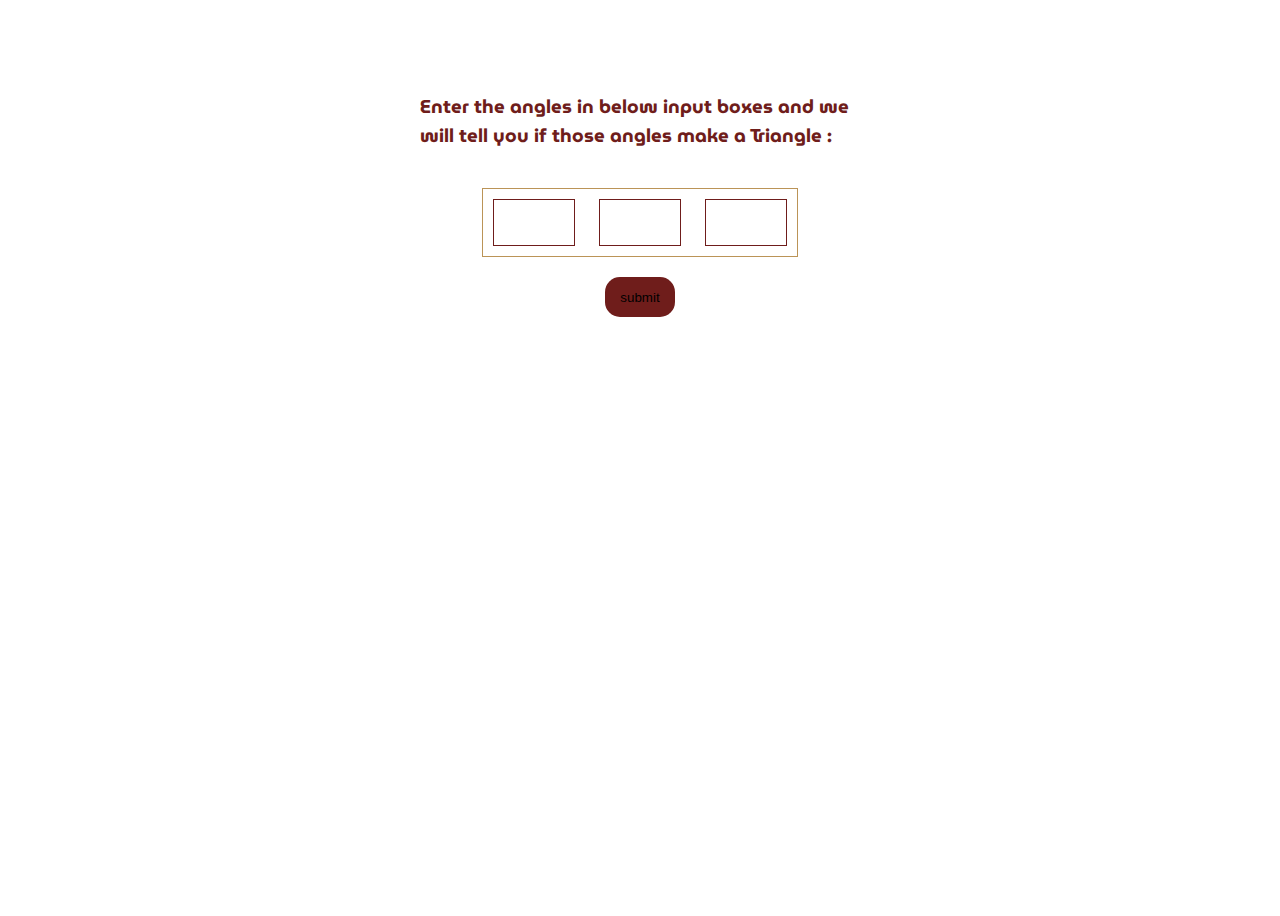
<file: angles.html>
<!DOCTYPE html>
<html lang="en">

<head>
    <meta charset="UTF-8">
    <meta http-equiv="X-UA-Compatible" content="IE=edge">
    <meta name="viewport" content="width=device-width, initial-scale=1.0">
    <title>Document</title>
    <link rel="stylesheet" href="style.css">
</head>

<body>
    <div class="container1">
        <h3>Enter the angles in below input boxes and we will tell you if those angles make a Triangle :</h3>
        <div class="inputb">
            <input id="inp1" class="angle-input" type="number">
            <input id="inp2" class="angle-input" type="number">
            <input id="inp3" class="angle-input" type="number">
        </div>
        <button class="angles-btn">submit</button>
        <div class="result-angles"></div>
    </div>
    <footer class="footer">
        <div class="foot">

            <span class="linkd"><a href="https://www.linkedin.com/in/anshikaagarwal12/"><i
                        class="fab fa-linkedin"></i></a></span>
            <span class="email"><a href="http://"><i class="far fa-envelope"></i></a></span>
            <span class="insta"><a href="https://www.instagram.com/anshika_agarwal12/"><i
                        class="fab fa-instagram"></i></a></span>


        </div>
    </footer>

</body>
<script type="text/javascript" src="angles.js"></script>

</html>
</file>
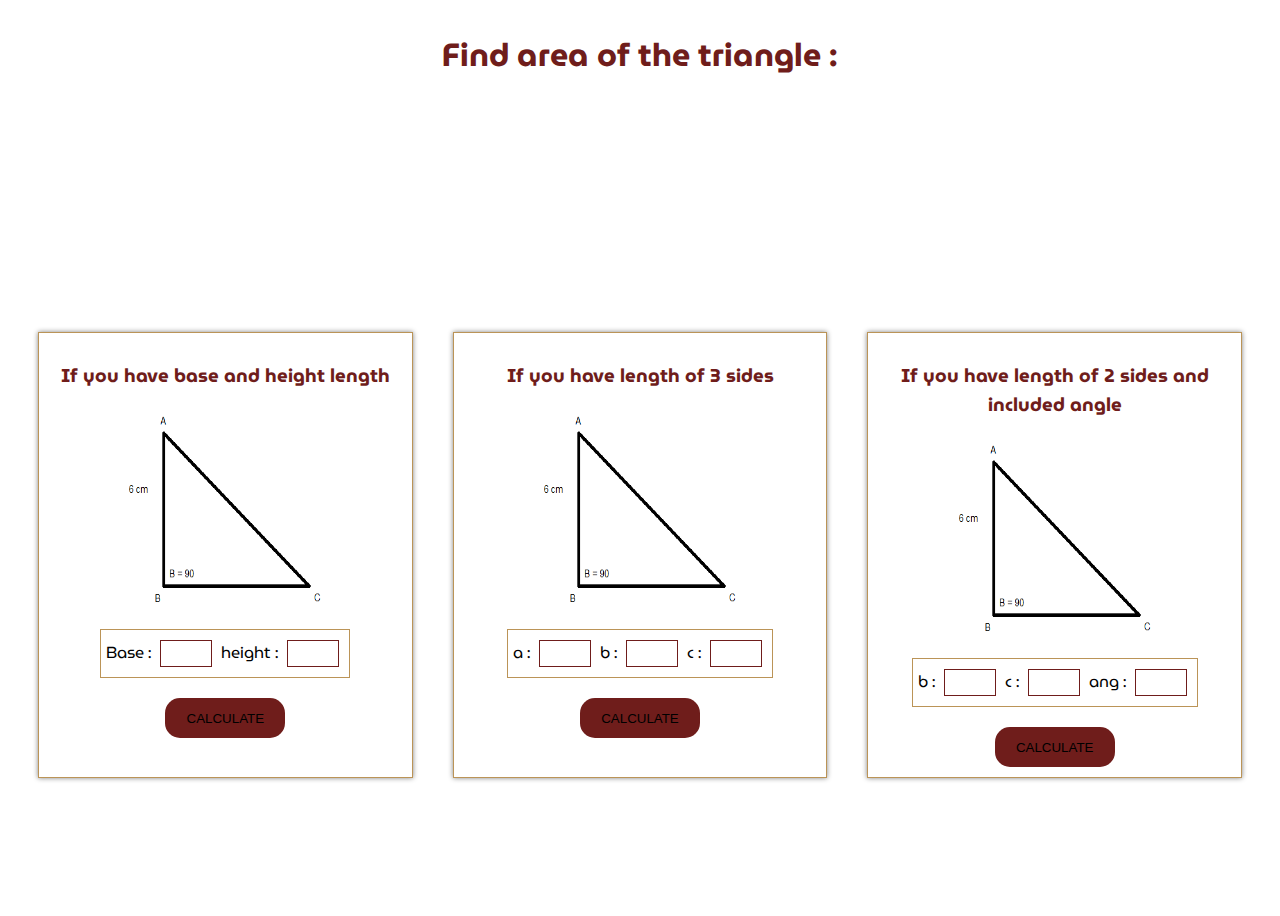
<file: area.html>
<!DOCTYPE html>
<html lang="en">

<head>
    <meta charset="UTF-8">
    <meta http-equiv="X-UA-Compatible" content="IE=edge">
    <meta name="viewport" content="width=device-width, initial-scale=1.0">
    <title>Document</title>
    <link rel="stylesheet" href="style.css">
</head>

<body>
    <header>
        <h1>Find area of the triangle :</h1>
    </header>
    <div class="card-container">
        <div class="card1">
            <h3 style="text-align:center;color:#6f1d1b">If you have base and height length</h3>
            <img src="images/tria.png" style="width:200px; height:200px">
            <div class="inp">
                <label for="base1">Base :</label>
                <input id="base1" class="areainp" type="number">
                <label for="base2">height :</label>
                <input id="base2" class="areainp" type="number">
            </div>
            <button id="btn1" class="area-btn">CALCULATE</button>
            <div id="res1" class="result-angles"></div>

        </div>
        <div class="card1">
            <h3 style="text-align:center;color:#6f1d1b">If you have length of 3 sides</h3>
            <img src="images/tria.png" style="width:200px; height:200px">
            <div class="inp">
                <label for="base3">a :</label>
                <input id="base3" class="areainp" type="number">
                <label for="base4">b :</label>
                <input id="base4" class="areainp" type="number">
                <label for="base5">c :</label>
                <input id="base5" class="areainp" type="number">
            </div>
            <button id="btn-2" class="area-btn">CALCULATE</button>
            <div id="res2" class="result-angles"></div>

        </div>

        <div class="card1">
            <h3 style="text-align:center;color:#6f1d1b">If you have length of 2 sides and included angle</h3>
            <img src="images/tria.png" style="width:200px; height:200px">
            <div class="inp">
                <label for="base6">b :</label>
                <input id="base6" class="areainp" type="number">
                <label for="base7">c :</label>
                <input id="base7" class="areainp" type="number">
                <label for="base8">ang :</label>
                <input id="base8" class="areainp" type="number">
            </div>
            <button id="btn-3" class="area-btn">CALCULATE</button>
            <div id="res3" class="result-angles"></div>

        </div>



    </div>






</body>
<script type="text/javascript" src="area.js"></script>

</html>
</file>
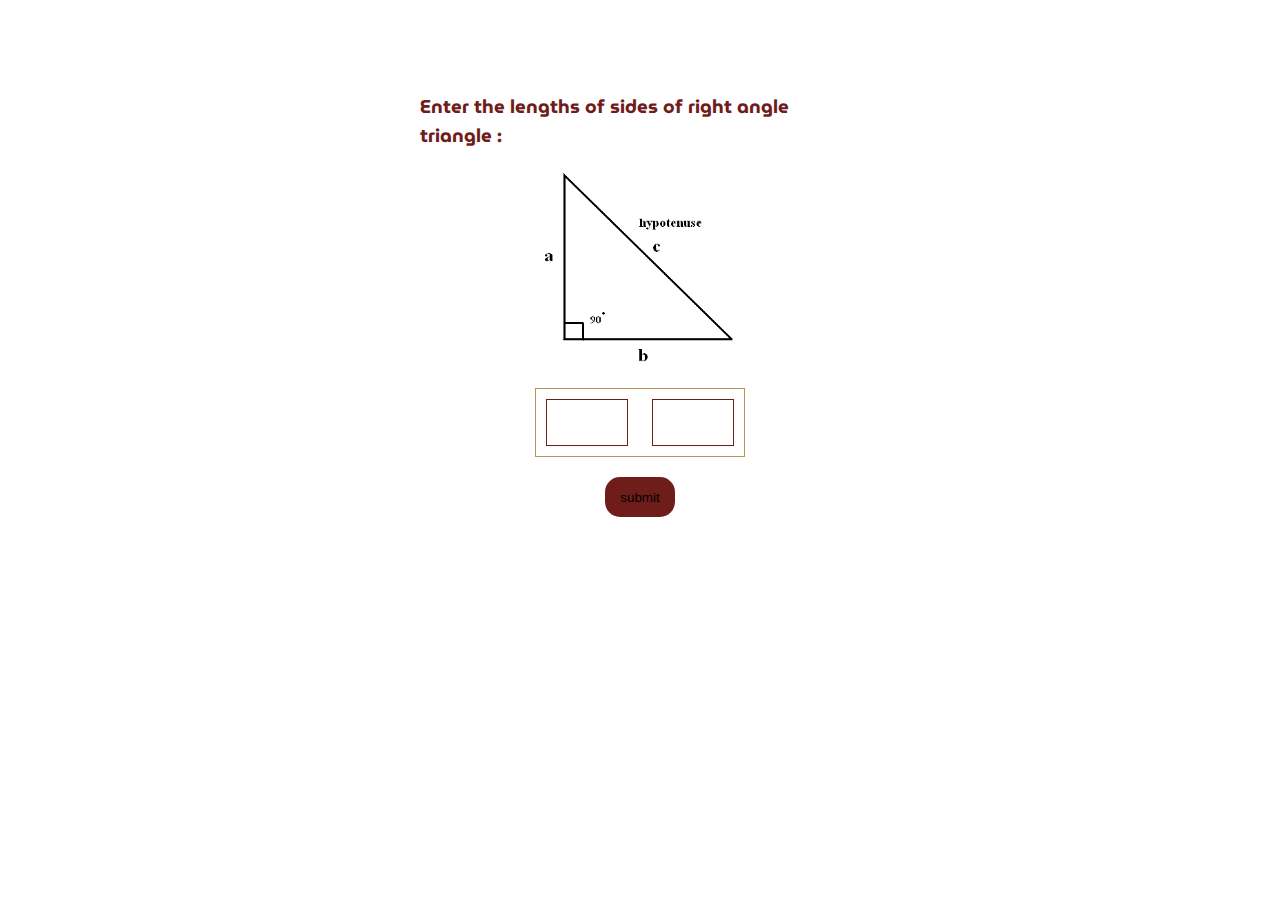
<file: hypo.html>
<!DOCTYPE html>
<html lang="en">

<head>
    <meta charset="UTF-8">
    <meta http-equiv="X-UA-Compatible" content="IE=edge">
    <meta name="viewport" content="width=device-width, initial-scale=1.0">
    <title>Document</title>
    <link rel="stylesheet" href="style.css">
</head>

<body>
    <div class="container1">
        <h3>Enter the lengths of sides of right angle triangle :</h3>
        <img src="images/tri.jpg">
        <div class="inputb">
            <input id="inph1" class="angle-input" type="number">
            <input id="inph2" class="angle-input" type="number">
        </div>
        <button class="angles-btn">submit</button>
        <div class="result-angles"></div>
    </div>




</body>
<script type="text/javascript" src="hypo.js"></script>

</html>
</file>
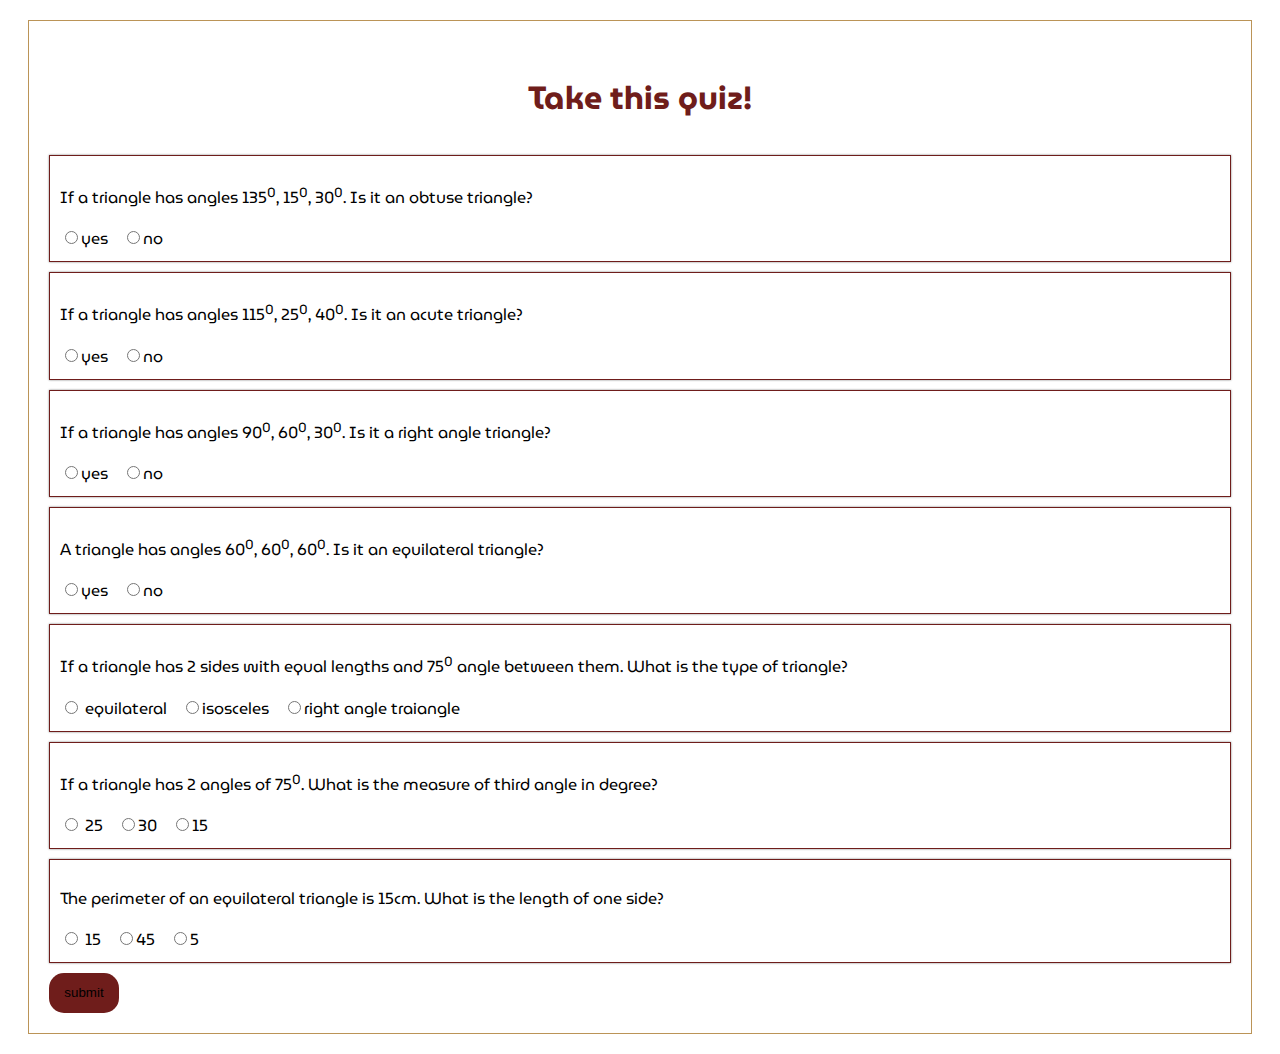
<file: quiz.html>
<!DOCTYPE html>
<html lang="en">

<head>
    <meta charset="UTF-8">
    <meta http-equiv="X-UA-Compatible" content="IE=edge">
    <meta name="viewport" content="width=device-width, initial-scale=1.0">
    <title>Document</title>
    <link rel="stylesheet" href="quiz.css">
</head>

<body>
    <div class="container">
        <form class="form">
            <h1>Take this quiz!</h1>
            <div id="ques0" class="question-container">
                <p>If a triangle has angles 135<sup>0</sup>, 15<sup>0</sup>, 30<sup>0</sup>. Is it an obtuse triangle?
                </p>
                <label>
                    <input type="radio" name="q1" value="yes">yes
                </label>
                <label>
                    <input type="radio" name="q1" value="no">no
                </label>
            </div>
            <div id="ques1" class="question-container">
                <p> If a triangle has angles 115<sup>0</sup>, 25<sup>0</sup>, 40<sup>0</sup>. Is it an acute triangle?
                </p>
                <label>
                    <input type="radio" name="q2" value="yes">yes
                </label>
                <label>
                    <input type="radio" name="q2" value="no">no
                </label>
            </div>
            <div id="ques2" class="question-container">
                <p> If a triangle has angles 90<sup>0</sup>, 60<sup>0</sup>, 30<sup>0</sup>. Is it a right angle
                    triangle?</p>
                <label>
                    <input type="radio" name="q3" value="yes">yes
                </label>
                <label>
                    <input type="radio" name="q3" value="no">no
                </label>
            </div>
            <div id="ques3" class="question-container">
                <p>A triangle has angles 60<sup>0</sup>, 60<sup>0</sup>, 60<sup>0</sup>. Is it an equilateral triangle?
                </p>
                <label>
                    <input type="radio" name="q4" value="yes">yes
                </label>
                <label>
                    <input type="radio" name="q4" value="no">no
                </label>
            </div>
            <div id="ques4" class="question-container">
                <p> If a triangle has 2 sides with equal lengths and 75<sup>0</sup> angle between them. What is the type
                    of
                    triangle?</p>
                <label>
                    <input type="radio" name="q5" value="equilateral"> equilateral
                </label>
                <label>
                    <input type="radio" name="q5" value="isosceles">isosceles
                </label>
                <label>
                    <input type="radio" name="q5" value="right angle tiangle">right angle traiangle
                </label>
            </div>
            <div id="ques5" class="question-container">
                <p> If a triangle has 2 angles of 75<sup>0</sup>. What is the measure of third angle in degree?</p>
                <label>
                    <input type="radio" name="q6" value="25"> 25
                </label>
                <label>
                    <input type="radio" name="q6" value="30">30
                </label>
                <label>
                    <input type="radio" name="q6" value="15">15
                </label>
            </div>
            <div id="ques6" class="question-container">
                <p> The perimeter of an equilateral triangle is 15cm. What is the length of one side?</p>
                <label>
                    <input type="radio" name="q7" value="15"> 15
                </label>
                <label>
                    <input type="radio" name="q7" value="45">45
                </label>
                <label>
                    <input type="radio" name="q7" value="5">5
                </label>
            </div>





        </form>
        <button class="btn">submit</button>
        <div class="output"></div>
    </div>
</body>
<script src="quiz.js"></script>

</html>
</file>
<file: style.css>
@import url('https://fonts.googleapis.com/css2?family=MuseoModerno:wght@300;400;600;700;900&display=swap');

body{
    font-family: 'MuseoModerno', cursive;
    display: flex;
    flex-direction: column;
    align-items: center;
    justify-content: space-between;
    height:100vh;
}
header{
    color: #6f1d1b;
}
.container{
    display: grid;
    grid-template-columns: 50% 50%;
    width: 50vh;
    height: 50vh;
    
}

.box{
    text-align: center;
    vertical-align: center;
    margin: 5px;
    padding: 20px; 
    border:1px solid #bb9457 ;
    transition: all 1.1; 
    box-shadow: 0px 0px 5px grey;
    color: #6f1d1b;
}
.box:hover{
    background-color:#6f1d1b;
     opacity: 0.9;   
     transform: scale(1.1);
     color:#ffe6a7;
}
.box:hover a{
color: #ffe6a7;
}
a{
    text-decoration: none;
    color:#6f1d1b ;
}

.container1{
    width: 60%;
    height:70vh;
    margin: 50px;
    padding:15px;
    display: flex;
    flex-direction: column;
     align-items: center;
    
}
.container1 h3{
    width:58%;
    color:#6f1d1b;
}
button {
    background: transparent;
    box-shadow: 0px 0px 0px transparent;
    border: 0px solid transparent;
    text-shadow: 0px 0px 0px transparent;
  }
  
  button:hover {
   
    box-shadow: 0px 0px 20px rgba(0,0,0,0.4);
   
  }

 .angle-input{
       padding:15px;
       width:50px;
       margin: 10px;
       border: 1px solid #6f1d1b;
  }

  .inputb{
      margin: 20px;
      border: 1px solid #bb9457;
  }

  .angles-btn{
      padding:10px;
      width:70px;
      height:40px;
      background-color:#6f1d1b;
      border-radius:15px;
  }

  .result-angles{
      padding:15px;
      border: 1px solid #bb9457;
      margin: 15px;
      width: 300px;
      height: 30px;
      text-align: center;
  }

  footer{
     
      padding-bottom:20px;
     text-align: center;
      width: 100%;
  }
  footer span{
      padding: 10px;
      margin-left: 10px;
    
  }
  i{
      color: #6f1d1b;
  }

  img{
      height:200px;
      width: 200px;
  }

  .card1{
      flex: 1;
     border:1.5px solid #bb9457 ;
     box-shadow: 0px 0px 5px grey;
     display: flex;
     flex-direction: column;
     align-items: center;
     margin: 20px;
     padding:10px

  }
  .card-container{
      display: flex;
      flex-direction: row;
      padding: 10px;
      margin-bottom: 100px;


  }
  .inp{
    margin: 20px;
    border: 1px solid #bb9457;
    padding: 5px;
  }
  .areai{
    padding:15px;
    width:20px;
    margin: 10px;
    border: 1px solid #6f1d1b;

  }
  .area-btn{
    padding:2px;
    width:120px;
    height:40px;
    background-color:#6f1d1b;
    border-radius:15px;
  }

  .areain{
padding:5px;
  width:50px;
  margin: 10px;
  border: 1px solid #6f1d1b;
  }
  .areainp{
    padding:5px;
    width:40px;
    margin: 5px;
    border: 1px solid #6f1d1b;   
  }
</file>
<file: quiz.css>
@import url('https://fonts.googleapis.com/css2?family=MuseoModerno:wght@300;400;600;700;900&display=swap');


.container{
    margin: 20px;
    padding:20px;
    border: 1px solid #bb9457;
    font-family: 'MuseoModerno', cursive;
}
.container h1{
    color:#6f1d1b;
    text-align: center;
    padding:10px
}
.question-container{
    box-shadow:  0px 0px 2px grey;;
    border: 1px solid #6f1d1b;
    padding:10px;
    margin-bottom:10px;
    color:inherit;
}
label{
    margin-right: 10px;
}
.output{
    border: 1px solid #bb9457;
    height: 40px;
    margin-top: 20px;
    font-family: inherit;
    text-align: center;
    padding:10px;
}

button {
    background: transparent;
    box-shadow: 0px 0px 0px transparent;
    border: 0px solid transparent;
    text-shadow: 0px 0px 0px transparent;
  }
  
  button:hover {
   
    box-shadow: 0px 0px 20px rgba(0,0,0,0.4);
   
  }
  .btn{
    padding:10px;
    width:70px;
    height:40px;
    background-color:#6f1d1b;
    border-radius:15px;
}
</file>
